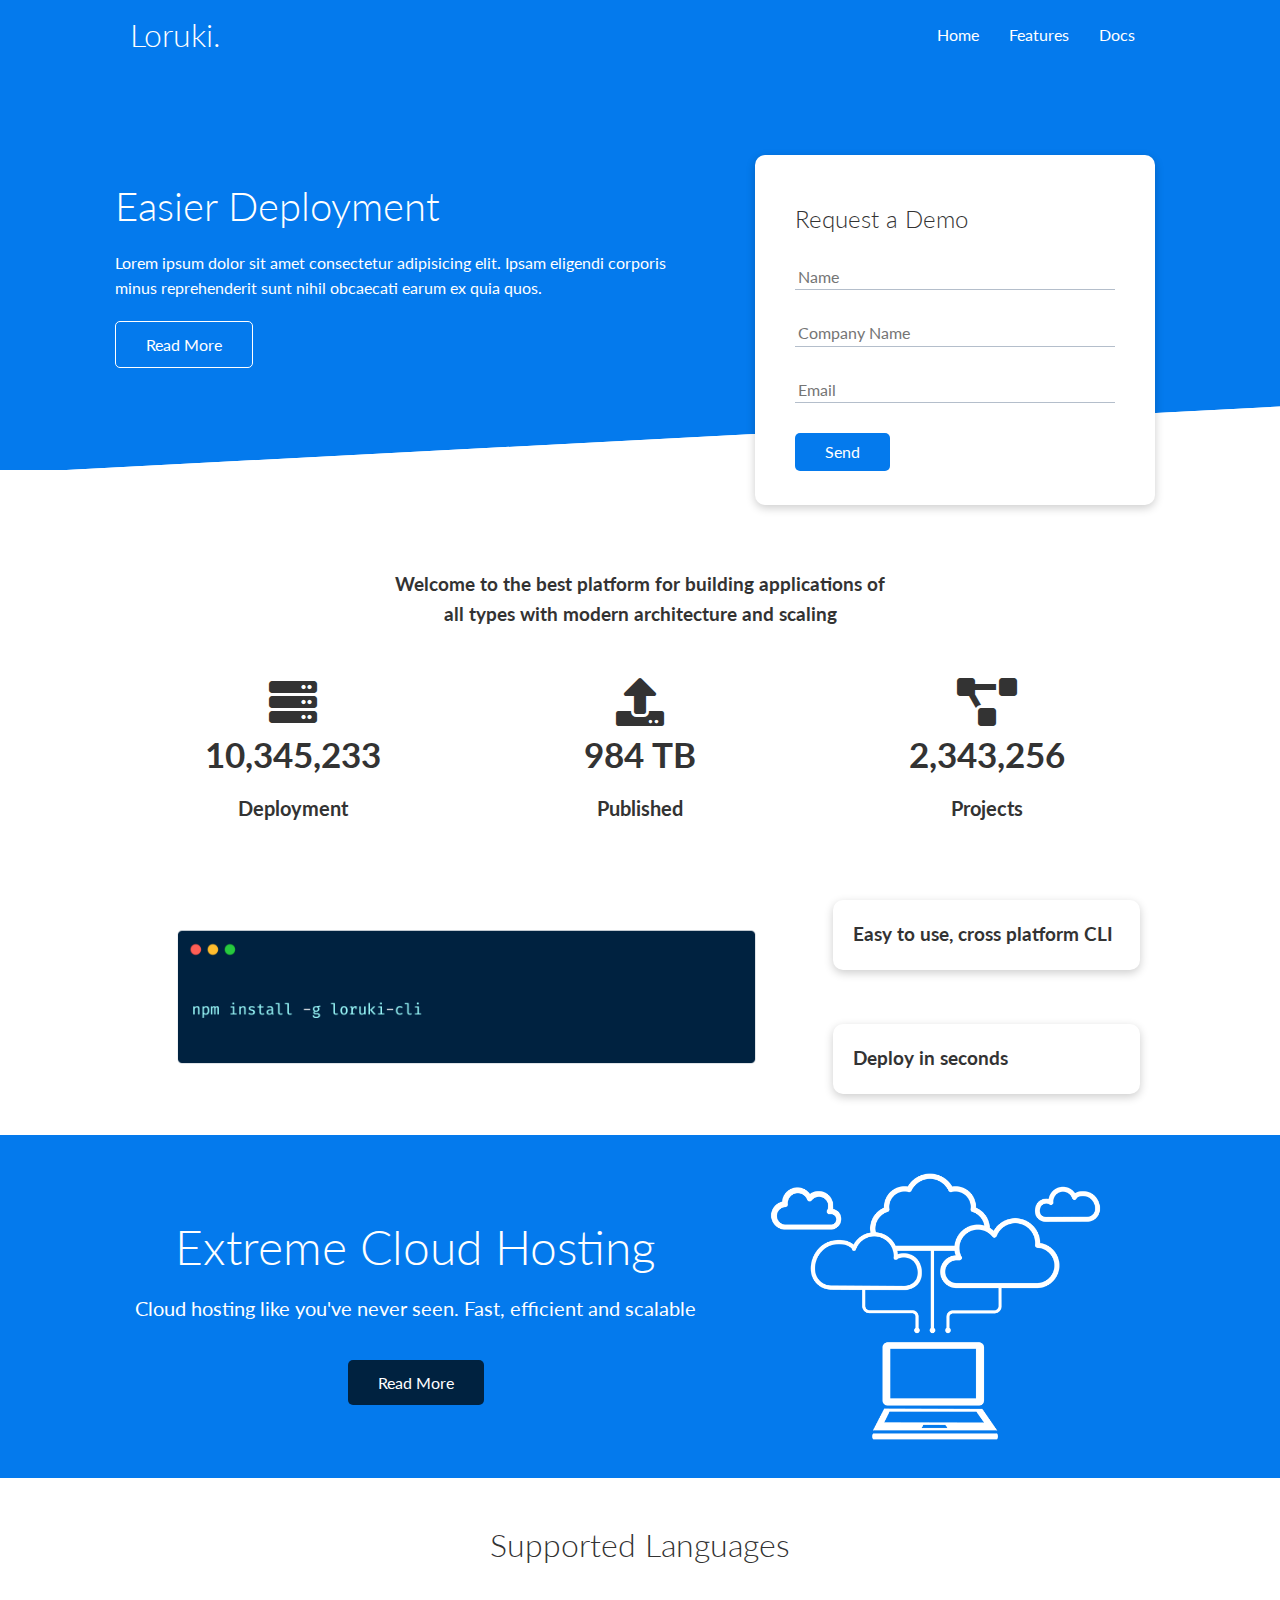
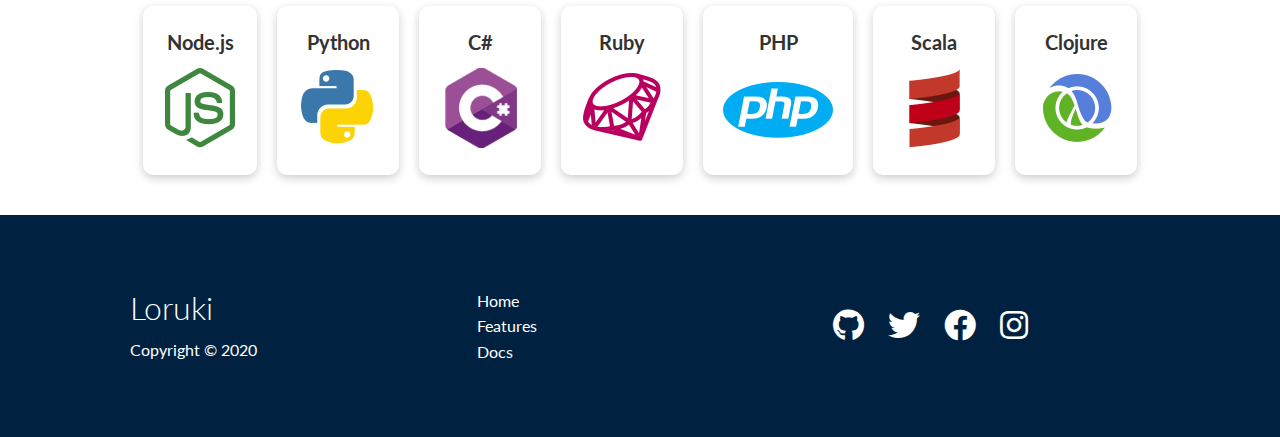
<file: index.html>
<!DOCTYPE html>
<html lang="en">
    <head>
        <meta charset="UTF-8">
        <meta name="viewport" content="width=device-width, initial-scale=1.0">
        <link rel="stylesheet" href="style/normalize.css" />
        <link rel="stylesheet" href="style/all.min.css" />
        <link rel="stylesheet" href="style/utilites.css" />
        <link rel="stylesheet" href="style/style.css" />
        <title>Project-1 / Loruki </title>
    </head>
    <body>
        <!-- start navbar  -->
        <div class="navbar">
            <div class="container flex">
                <h1 class="logo">Loruki.</h1>
                <nav>
                    <ul>
                        <li><a href="index.html">Home</a></li>
                        <li><a href="features.html">Features</a></li>
                        <li><a href="docs.html">Docs</a></li>
                    </ul>
                </nav>
            </div>
        </div>
        <!-- end navbar  -->
        <!-- start showcase  -->
        <section class="showcase">
            <div class="container grid">
                <div class="showcase-text">
                    <h1>Easier Deployment</h1>
                    <p>Lorem ipsum dolor sit amet consectetur adipisicing elit. Ipsam eligendi corporis minus reprehenderit sunt nihil obcaecati earum ex quia quos.</p>
                    <a href="features.html" class="btn btn-outline">Read More</a>
                </div>
                <div class="showcase-form card">
                    <h2>Request a Demo</h2>
                    <form>
                        <div class="form-control">
                            <input type="text" name="name" placeholder="Name" required>
                        </div>
                        <div class="form-control">
                            <input type="text" name="company" placeholder="Company Name" required>
                        </div>
                        <div class="form-control">
                            <input type="email" name="email" placeholder="Email" required>
                        </div>
                        <input type="submit" value="Send" class="btn btn-primary"></input>
                    </form>
                </div>
            </div>
        </section>
        <!-- end showcase  -->
        <!-- start stats -->
        <div class="stats">
            <div class="container">
                <h3 class="stats-heading text-center my-1">Welcome to the best platform for building applications of all types with modern architecture and scaling
                </h3>
                <div class="stats-info grid grid-3 text-center my-4">
                    <div>
                        <i class="fas fa-server fa-3x"></i>
                        <h3>10,345,233</h3>
                        <p class="text-secondary">Deployment</p>
                    </div>
                    <div>
                        <i class="fas fa-upload fa-3x"></i>
                        <h3>984 TB</h3>
                        <p class="text-secondary">Published</p>
                    </div>
                    <div>
                        <i class="fas fa-project-diagram fa-3x"></i>
                        <h3>2,343,256</h3>
                        <p class="text-secondary">Projects</p>
                    </div>
                </div>
            </div>
        </div>
        <!-- end stats -->
        <!-- start cli  -->
        <div class="cli">
            <div class="container grid">
                <img src="images/cli.png" alt="">
                <div class="card">
                    <h3>Easy to use, cross platform CLI</h3>
                </div>
                <div class="card">
                    <h3>Deploy in seconds</h3>
                </div>
            </div>
        </div>
        <!-- end cli  -->
        <!-- start cloud  -->
        <section class="cloud bg-primary my-2 py-2">
            <div class="container grid">
                <div class="info text-center">
                    <h2 class="lg">Extreme Cloud Hosting</h2>
                    <p class="lead my-1">Cloud hosting like you've never seen. Fast, efficient and scalable</p>
                    <a href="features.html" class="btn btn-dark">Read More</a>
                </div>
                <img src="images/cloud.png" alt="">
            </div>
        </section>
        <!-- end cloud  -->
        <!-- start languages  -->
        <section class="lang">
            <div class="container">
                <h2 class="md text-center my-2">
                    Supported Languages
                </h2>
                <div class="flex">
                    <div class="card">
                        <h4>Node.js</h4>
                        <img src="images/logos/node.png" alt="">
                    </div>
                    <div class="card">
                        <h4>Python</h4>
                        <img src="images/logos/python.png" alt="">
                    </div>
                    <div class="card">
                        <h4>C#</h4>
                        <img src="images/logos/csharp.png" alt="">
                    </div>
                    <div class="card">
                        <h4>Ruby</h4>
                        <img src="images/logos/ruby.png" alt="">
                    </div>
                    <div class="card">
                        <h4>PHP</h4>
                        <img src="images/logos/php.png" alt="">
                    </div>
                    <div class="card">
                        <h4>Scala</h4>
                        <img src="images/logos/scala.png" alt="">
                    </div>
                    <div class="card">
                        <h4>Clojure</h4>
                        <img src="images/logos/clojure.png" alt="">
                    </div>
                </div>
            </div>
        </section>
        <!-- end languages  -->
        <!-- start footer  -->
        <footer class="footer bg-dark py-5">
            <div class="container grid grid-3">
                <div>
                    <h1>Loruki</h1>
                    <p>Copyright &copy; 2020</p>
                </div>
                <nav>
                    <ul>
                        <li><a href="index.html">Home</a></li>
                        <li><a href="features.html">Features</a></li>
                        <li><a href="docs.html">Docs</a></li>
                    </ul>
                </nav>
                <div class="social">
                    <a href="#"><i class="fab fa-github fa-2x"></i></a>
                    <a href="#"><i class="fab fa-twitter fa-2x"></i></a>
                    <a href="#"><i class="fab fa-facebook fa-2x"></i></a>
                    <a href="#"><i class="fab fa-instagram fa-2x"></i></a>
                </div>
            </div>
        </footer>



        <!-- end footer  -->
    </body>
</html>
</file>
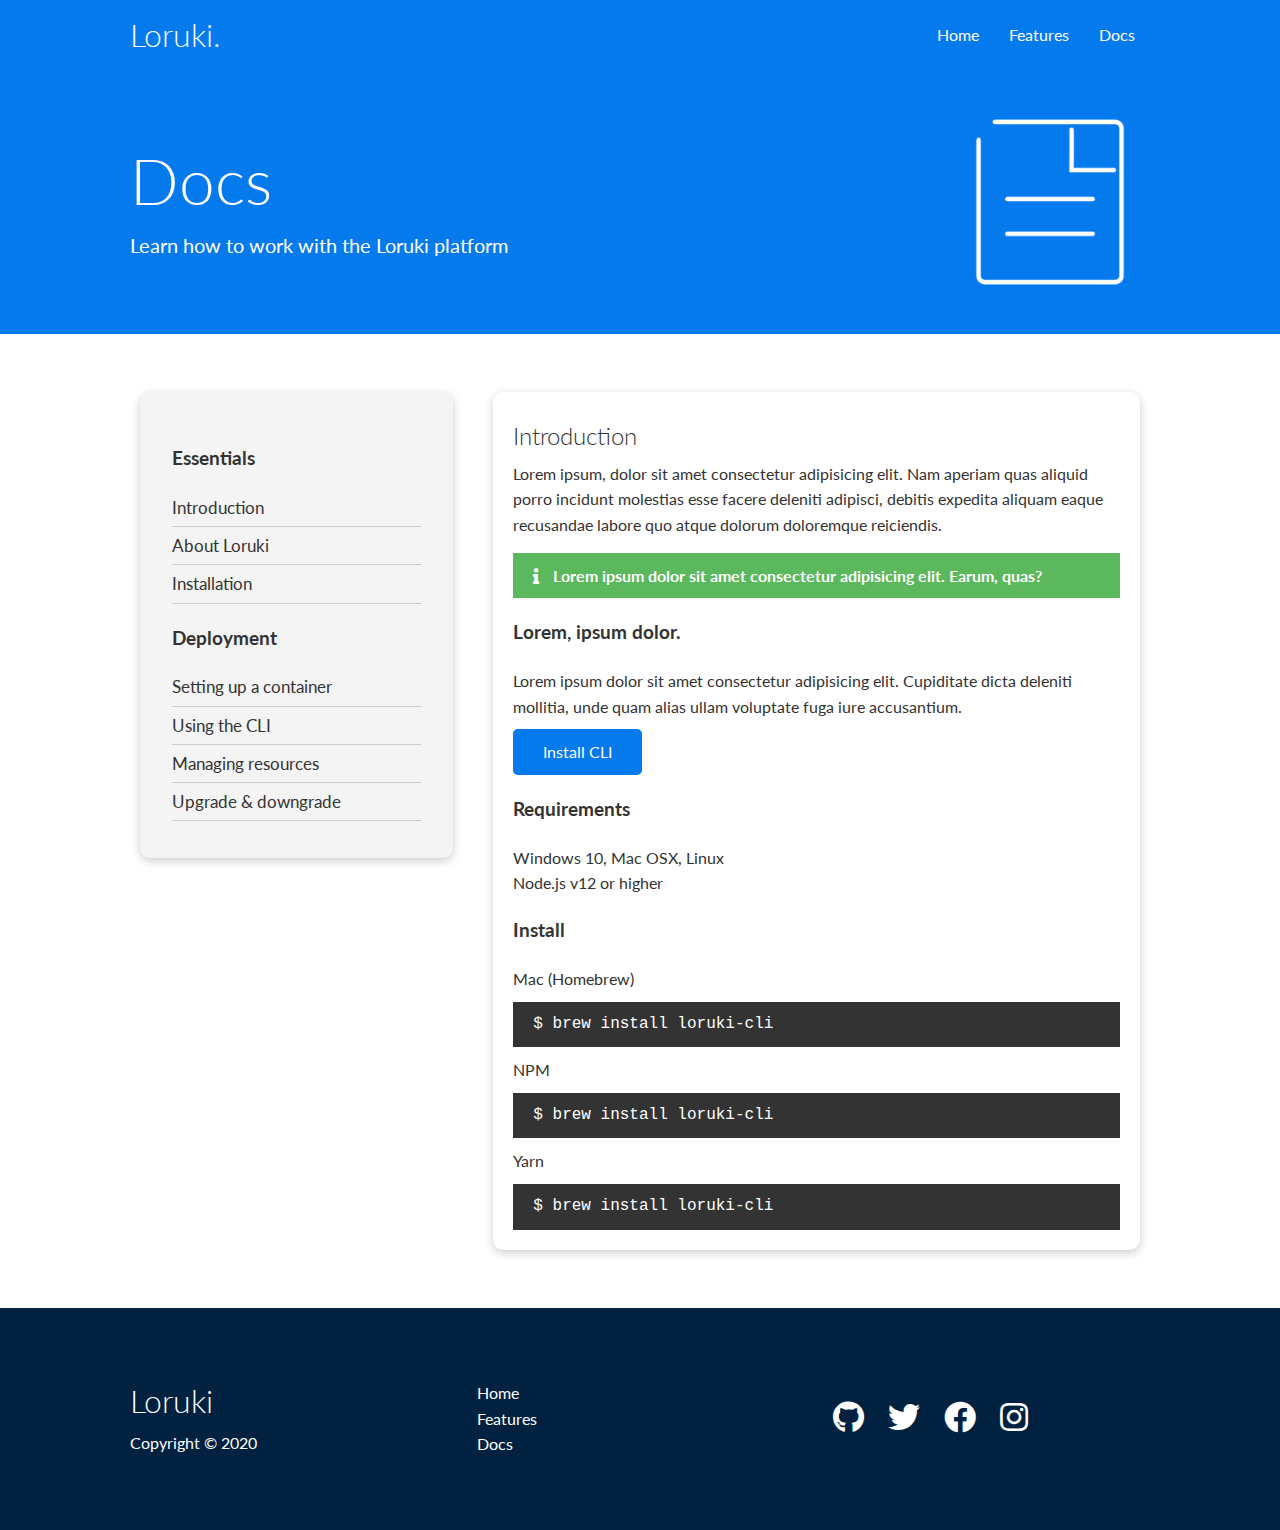
<file: docs.html>
<!DOCTYPE html>
<html lang="en">
    <head>
        <meta charset="UTF-8">
        <meta name="viewport" content="width=device-width, initial-scale=1.0">
        <link rel="stylesheet" href="style/normalize.css" />
        <link rel="stylesheet" href="style/all.min.css" />
        <link rel="stylesheet" href="style/utilites.css" />
        <link rel="stylesheet" href="style/style.css" />
        <title>Project-1 / Loruki </title>
    </head>
    <body>
        <!-- start navbar  -->
        <div class="navbar">
            <div class="container flex">
                <h1 class="logo">Loruki.</h1>
                <nav>
                    <ul>
                        <li><a href="index.html">Home</a></li>
                        <li><a href="features.html">Features</a></li>
                        <li><a href="docs.html">Docs</a></li>
                    </ul>
                </nav>
            </div>
        </div>
        <!-- end navbar  -->
        <!-- start haed  -->
        <section class="docs-head bg-primary py-3">
          <div class="container grid">
              <div class="info-heaed">
                  <h1 class="xl">Docs</h1>
                  <p class="lead">
                    Learn how to work with the Loruki platform
                  </p>              
              </div>
              <img src="images/docs.png" alt="">
          </div>
        </section>
        <!-- end haed  -->
        <!-- start docs main  -->
        <section class="docs-main my-4">
          <div class="container grid">
              <!-- left part -->
              <div class="card bg-light p-3">
                <h3 class="my-2">Essentials</h3>
                <nav>
                  <ul>
                    <li><a href="#">Introduction</a></li>
                    <li><a href="#">About Loruki</a></li>
                    <li><a href="#">Installation</a></li>
                  </ul>
                </nav>
                <h3 class="my-2">Deployment</h3>
                <nav>
                  <ul>
                    <li><a href="#">Setting up a container</a></li>
                    <li><a href="#"> Using the CLI</a></li>
                    <li><a href="#">Managing resources</a></li>
                    <li><a href="#">Upgrade & downgrade</a></li>
                  </ul>
                </nav>
              </div>
              <!-- right part -->
              <div class="card">
                <h2>Introduction</h2>
                <p>Lorem ipsum, dolor sit amet consectetur adipisicing elit. Nam aperiam quas aliquid porro incidunt molestias esse facere deleniti adipisci, debitis expedita aliquam eaque recusandae labore quo atque dolorum doloremque reiciendis.</p>
                <div class="alert alert-success">
                  <i class="fas fa-info"></i> Lorem ipsum dolor sit amet consectetur adipisicing elit. Earum, quas?
                </div>

                <h3>Lorem, ipsum dolor.</h3>
                <p>Lorem ipsum dolor sit amet consectetur adipisicing elit. Cupiditate dicta deleniti mollitia, unde quam alias ullam voluptate fuga iure accusantium.</p>
                <a href="#" class="btn btn-primary">Install CLI</a>

                <h3>Requirements</h3>
                <ul>
                  <li>Windows 10, Mac OSX, Linux</li>
                  <li>Node.js v12 or higher</li>
                </ul>

                <h3>Install</h3>
                <p>Mac (Homebrew)</p>
                <pre><code>$ brew install loruki-cli</code></pre>
                <p>NPM</p>
                <pre><code>$ brew install loruki-cli</code></pre>
                <p>Yarn</p>
                <pre><code>$ brew install loruki-cli</code></pre>

              </div>
          </div>
        </section>
        <!-- end docs main  -->

        <!-- start footer  -->
        <footer class="footer bg-dark py-5">
          <div class="container grid grid-3">
              <div>
                  <h1>Loruki</h1>
                  <p>Copyright &copy; 2020</p>
              </div>
              <nav>
                  <ul>
                      <li><a href="index.html">Home</a></li>
                      <li><a href="features.html">Features</a></li>
                      <li><a href="docs.html">Docs</a></li>
                  </ul>
              </nav>
              <div class="social">
                  <a href="#"><i class="fab fa-github fa-2x"></i></a>
                  <a href="#"><i class="fab fa-twitter fa-2x"></i></a>
                  <a href="#"><i class="fab fa-facebook fa-2x"></i></a>
                  <a href="#"><i class="fab fa-instagram fa-2x"></i></a>
              </div>
          </div>
        </footer>
        <!-- end footer  -->
    </body>
</html>
</file>
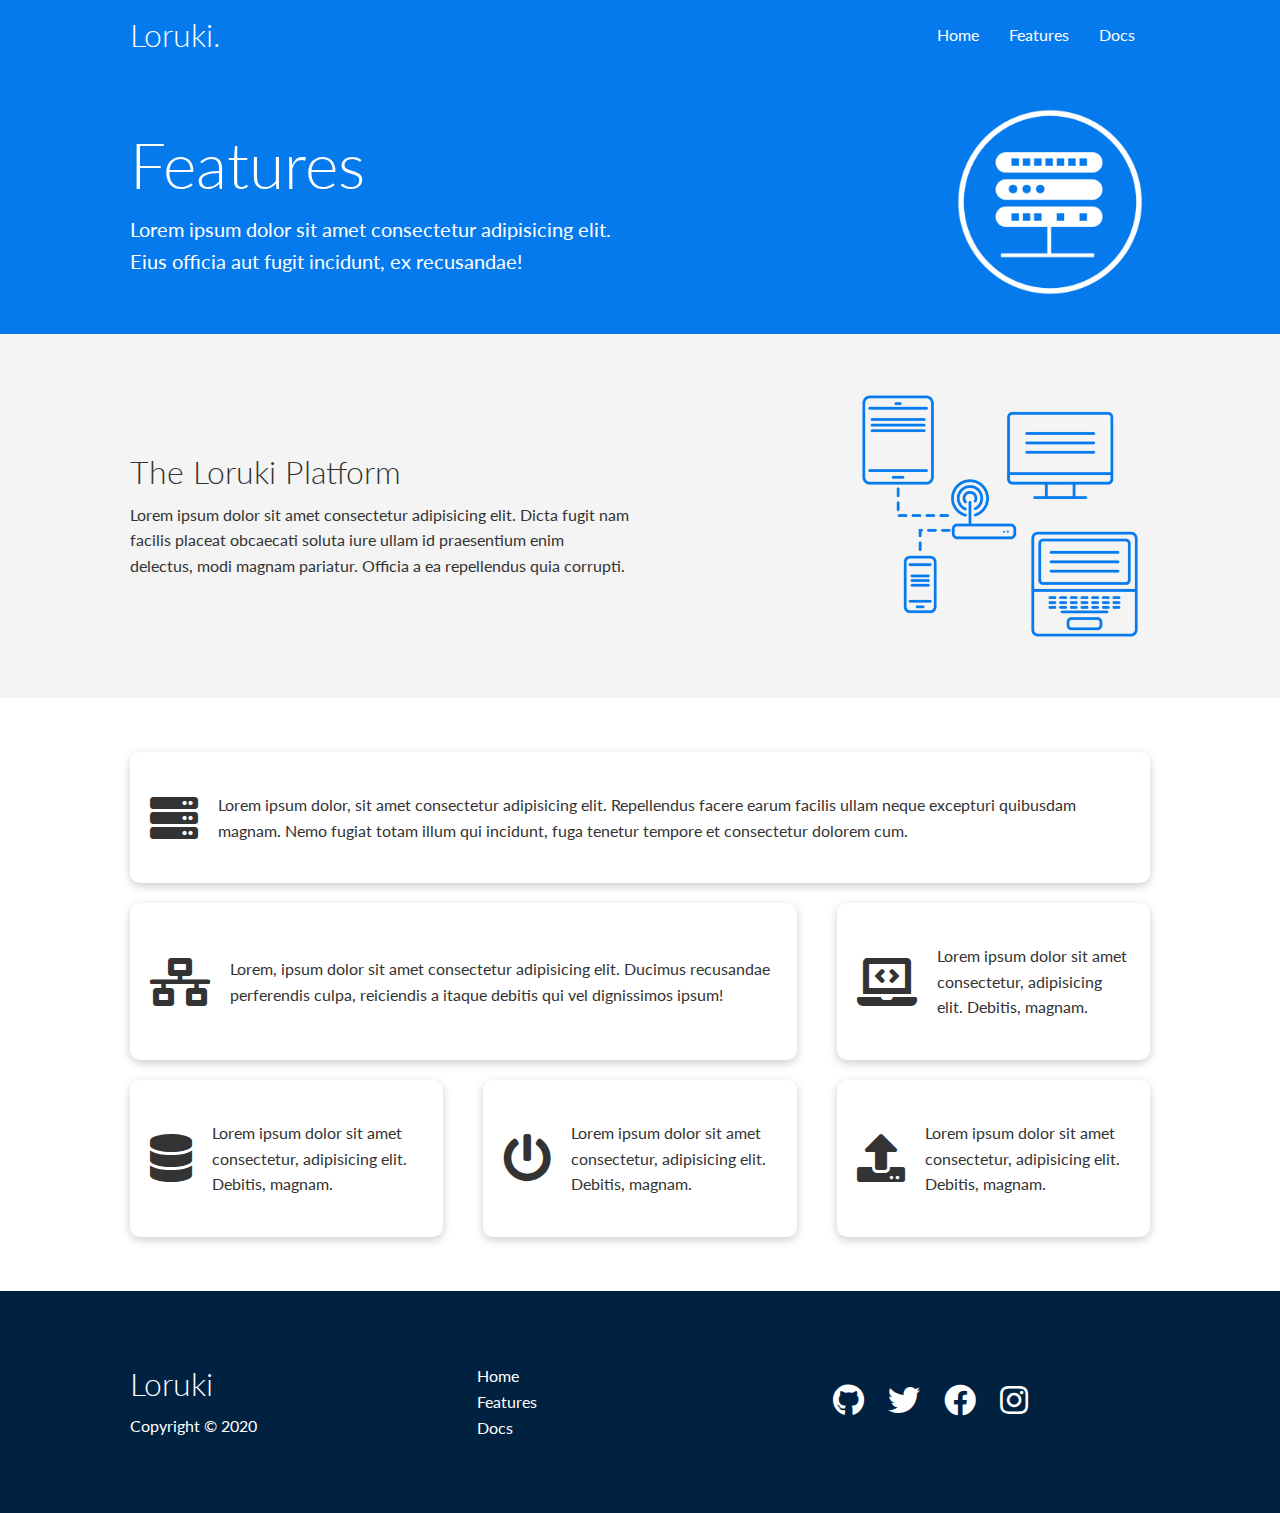
<file: features.html>
<!DOCTYPE html>
<html lang="en">
    <head>
        <meta charset="UTF-8">
        <meta name="viewport" content="width=device-width, initial-scale=1.0">
        <link rel="stylesheet" href="style/normalize.css" />
        <link rel="stylesheet" href="style/all.min.css" />
        <link rel="stylesheet" href="style/utilites.css" />
        <link rel="stylesheet" href="style/style.css" />
        <title>Project-1 / Loruki </title>
    </head>
    <body>
        <!-- start navbar  -->
        <div class="navbar">
            <div class="container flex">
                <h1 class="logo">Loruki.</h1>
                <nav>
                    <ul>
                        <li><a href="index.html">Home</a></li>
                        <li><a href="features.html">Features</a></li>
                        <li><a href="docs.html">Docs</a></li>
                    </ul>
                </nav>
            </div>
        </div>
        <!-- end navbar  -->
        <!-- start haed  -->
        <section class="features-head bg-primary py-3">
            <div class="container grid">
                <div class="info-heaed">
                    <h1 class="xl">Features</h1>
                    <p class="lead">Lorem ipsum dolor sit amet consectetur adipisicing elit. Eius officia aut fugit incidunt, ex recusandae!</p>
                </div>
                <img src="images/server.png" alt="">
            </div>
        </section>
        <!-- end haed  -->
        <!-- start sub-head  -->
        <section class="features-sub-head bg-light py-3">
            <div class="container grid">
                <div class="info-heaed">
                    <h1 class="md">The Loruki Platform</h1>
                    <p>Lorem ipsum dolor sit amet consectetur adipisicing elit. Dicta fugit nam facilis placeat obcaecati soluta iure ullam id praesentium enim delectus, modi magnam pariatur. Officia a ea repellendus quia corrupti.</p>
                </div>
                <img src="images/server2.png" alt="">
            </div>
        </section>
        <!-- end sub-head  -->
        <!-- start feat-main  -->
        <div class="feat-main my-2">
            <div class="container grid grid-3">
                <div class="card flex">
                    <i class="fas fa-server fa-3x"></i>
                    <p>Lorem ipsum dolor, sit amet consectetur adipisicing elit. Repellendus facere earum facilis ullam neque excepturi quibusdam magnam. Nemo fugiat totam illum qui incidunt, fuga tenetur tempore et consectetur dolorem cum.</p>
                </div>
                <div class="card flex">
                    <i class="fas fa-network-wired fa-3x"></i>
                    <p>
                        Lorem, ipsum dolor sit amet consectetur adipisicing elit. Ducimus
                        recusandae perferendis culpa, reiciendis a itaque debitis qui vel
                        dignissimos ipsum!
                    </p>
                </div>
                <div class="card flex">
                    <i class="fas fa-laptop-code fa-3x"></i>
                    <p>
                        Lorem ipsum dolor sit amet consectetur, adipisicing elit. Debitis,
                        magnam.
                    </p>
                </div>
                <div class="card flex">
                    <i class="fas fa-database fa-3x"></i>
                    <p>
                        Lorem ipsum dolor sit amet consectetur, adipisicing elit. Debitis,
                        magnam.
                    </p>
                </div>
                <div class="card flex">
                    <i class="fas fa-power-off fa-3x"></i>
                    <p>
                        Lorem ipsum dolor sit amet consectetur, adipisicing elit. Debitis,
                        magnam.
                    </p>
                </div>
                <div class="card flex">
                    <i class="fas fa-upload fa-3x"></i>
                    <p>
                        Lorem ipsum dolor sit amet consectetur, adipisicing elit. Debitis,
                        magnam.
                    </p>
                </div>
            </div>
        </div>
        <!-- end feat-main  -->
        <!-- start footer  -->
        <footer class="footer bg-dark py-5">
            <div class="container grid grid-3">
                <div>
                    <h1>Loruki</h1>
                    <p>Copyright &copy; 2020</p>
                </div>
                <nav>
                    <ul>
                        <li><a href="index.html">Home</a></li>
                        <li><a href="features.html">Features</a></li>
                        <li><a href="docs.html">Docs</a></li>
                    </ul>
                </nav>
                <div class="social">
                    <a href="#"><i class="fab fa-github fa-2x"></i></a>
                    <a href="#"><i class="fab fa-twitter fa-2x"></i></a>
                    <a href="#"><i class="fab fa-facebook fa-2x"></i></a>
                    <a href="#"><i class="fab fa-instagram fa-2x"></i></a>
                </div>
            </div>
        </footer>
        <!-- end footer  -->

    </body>
</html>
</file>
<file: style/utilites.css>
/* start global  *****/
:root {
  --main-color: #047aed;
  --secondary-color: #1c3fa8;
  --dark-color: #002240;
  --light-color: #f4f4f4;
  --success-color: #5cb85c;
  --error-color: #d9534f;
}
* {
  padding: 0;
  margin: 0;
  box-sizing: border-box;
}
body {
  font-family: "Lato", sans-serif;
  color: #333;
  line-height: 1.6;
}
.container {
  max-width: 1100px;
  margin: 0 auto;
  overflow: auto;
  padding: 0 40px;
}
.flex {
  display: flex;
  justify-content: center;
  align-items: center;
  height: 100%;
}
.grid {
  display: grid;
  grid-template-columns: repeat(2, 1fr);
  gap: 20px;
  justify-content: center;
  align-items: center;
  height: 100%;
}
.grid-3 {
  grid-template-columns: repeat(3, 1fr);
}
.card {
  background-color: #fff;
  color: #333;
  border-radius: 10px;
  -webkit-border-radius: 10px;
  -moz-border-radius: 10px;
  -ms-border-radius: 10px;
  -o-border-radius: 10px;
  box-shadow: 0 3px 10px rgba(0, 0, 0, 0.2);
  padding: 20px;
  margin: 10px;
}
.btn {
  display: inline-block;
  background-color: var(--main-color);
  color: #fff;
  padding: 10px 30px;
  cursor: pointer;
  border: none;
  border-radius: 5px;
  -webkit-border-radius: 5px;
  -moz-border-radius: 5px;
  -ms-border-radius: 5px;
  -o-border-radius: 5px;
  transition: all 0.3s ease-out;
  -webkit-transition: all 0.3s ease-out;
  -moz-transition: all 0.3s ease-out;
  -ms-transition: all 0.3s ease-out;
  -o-transition: all 0.3s ease-out;
}
.btn:hover {
  background-color: #fff;
  color: var(--main-color);
  transform: scale(0.98);
  -webkit-transform: scale(0.98);
  -moz-transform: scale(0.98);
  -ms-transform: scale(0.98);
  -o-transform: scale(0.98);
}
.btn-outline {
  background-color: transparent;
  border: 1px solid #fff;
}
/* background  */
.bg-primary,
.btn-primary {
  background-color: var(--main-color);
  color: #fff;
}
.bg-secondary,
.btn-secondary {
  background-color: var(--secondary-color);
  color: #fff;
}
.bg-dark,
.btn-dark {
  background-color: var(--dark-color);
  color: #fff;
}
.bg-light,
.btn-light {
  background-color: var(--light-color);
  color: #333;
}
.bg-primary a,
.btn-primary a,
.bg-secondary a,
.btn-secondary a,
.bg-dark a,
.btn-dark a {
  color: #fff;
}
/* background  */
/* html  */
/* text  */
.text-center {
  text-align: center;
}
.lead {
  font-size: 20px;
}
.sm {
  font-size: 1rem;
}
.md {
  font-size: 2rem;
}
.lg {
  font-size: 3rem;
}
.xl {
  font-size: 4rem;
}
/* text  */
/* alert  */
.alert {
  background-color: var(--light-color);
  padding: 10px 20px;
  font-weight: bold;
  margin: 15px 0;
}
.alert i {
  margin-right: 10px;
}
.alert-success {
  background-color: var(--success-color);
  color: #fff;
}
.alert-error {
  background-color: var(--error-color);
  color: #fff;
}

/* alert  */
a {
  text-decoration: none;
  color: #333;
}
ul {
  list-style: none;
}
h1,
h2 {
  font-weight: 300;
  line-height: 1.2;
  margin: 10px 0;
}
p {
  margin: 10px 0;
}
img {
  width: 100%;
}
code,
pre {
  background-color: #333;
  color: #fff;
  padding: 10px;
}
/* html  */
/* margin  */
.my-1 {
  margin: 1rem 0;
}
.my-2 {
  margin: 1.5rem 0;
}
.my-3 {
  margin: 2rem 0;
}
.my-4 {
  margin: 3rem 0;
}
.my-5 {
  margin: 4rem 0;
}
.m-1 {
  margin: 1rem;
}
.m-2 {
  margin: 1.5rem;
}
.m-3 {
  margin: 2rem;
}
.m-4 {
  margin: 3rem;
}
.m-5 {
  margin: 4rem;
}
/* margin  */
/* padding  */
.py-1 {
  padding: 1rem 0;
}
.py-2 {
  padding: 1.5rem 0;
}
.py-3 {
  padding: 2rem 0;
}
.py-4 {
  padding: 3rem 0;
}
.py-5 {
  padding: 4rem 0;
}
.p-1 {
  padding: 1rem;
}
.p-2 {
  padding: 1.5rem;
}
.p-3 {
  padding: 2rem;
}
.p-4 {
  padding: 3rem;
}
.p-5 {
  padding: 4rem;
}
/* padding  */
</file>
<file: style/style.css>
/* font  */
@import url("https://fonts.googleapis.com/css2?family=Lato:wght@300;700&display=swap");
/* font  */
/* start navbar  */
.navbar {
  background-color: var(--main-color);
  color: #fff;
  height: 70px;
}
.navbar .flex {
  justify-content: space-between;
}
.navbar nav ul {
  display: flex;
}
.navbar nav ul a {
  color: #fff;
  padding: 10px;
  margin: 0 5px;
}
.navbar nav ul a:hover {
  border-bottom: 2px solid #fff;
}
/* start navbar  */
/* start showcase */
.showcase {
  height: 400px;
  background-color: var(--main-color);
  color: #fff;
  position: relative;
}
.showcase::after,
.showcase::before {
  content: "";
  position: absolute;
  height: 100px;
  width: 100%;
  bottom: -70px;
  background-color: #fff;
  transform: skewY(-3deg);
  -webkit-transform: skewY(-3deg);
  -moz-transform: skewY(-3deg);
  -ms-transform: skewY(-3deg);
  -o-transform: skewY(-3deg);
}
.showcase .grid {
  grid-template-columns: 55% 45%;
  gap: 30px;
  overflow: visible;
}
.showcase-text {
  animation: slid-from-left 1s ease-in;
  -webkit-animation: slid-from-left 1s ease-in;
}
.showcase .showcase-text h1 {
  font-size: 40px;
}
.showcase .showcase-text p {
  margin: 20px 0;
}
.showcase .showcase-form {
  justify-self: flex-end;
  position: relative;
  top: 60px;
  height: 350px;
  width: 400px;
  padding: 40px;
  z-index: 10;
  animation: slid-from-right 1s ease-in;
  -webkit-animation: slid-from-right 1s ease-in;
}
.showcase .showcase-form .form-control {
  margin: 30px 0;
}
.showcase .showcase-form input[type="text"],
.showcase .showcase-form input[type="email"] {
  border: 0;
  border-bottom: 1px solid #b4becb;
  width: 100%;
  padding: 3px;
  font-size: 16px;
}
.showcase .showcase-form input:focus {
  outline: none;
}
/* end showcase */
/* start stats */
.stats {
  padding-top: 100px;
  animation: slid-from-bottom 1s ease-in;
  -webkit-animation: slid-from-bottom 1s ease-in;
}
.stats .stats-heading {
  max-width: 500px;
  margin: auto;
}
.stats .stats-info h3 {
  font-size: 35px;
}
.stats .stats-info p {
  font-size: 20px;
  font-weight: bold;
}
/* end stats */
/* start cli */
.cli .grid {
  grid-template-columns: repeat(3, 1fr);
  grid-template-rows: repeat(2, 1fr);
}
.cli .grid > *:first-child {
  grid-column: 1 / span 2;
  grid-row: 1 / span 2;
}
/* end cli */
/* start cloud  */
.cloud .grid {
  grid-template-columns: 4fr 3fr;
}
.cloud .info .btn {
  margin-top: 20px;
}
/* end cloud  */
/* start languages  */
.lang .flex {
  flex-wrap: wrap !important;
}
.lang .card {
  text-align: center;
  margin: 18px 10px 40px;
  transition: transform 0.3s ease-out;
  -webkit-transition: transform 0.3s ease-out;
  -moz-transition: transform 0.3s ease-out;
  -ms-transition: transform 0.3s ease-out;
  -o-transition: transform 0.3s ease-out;
}
.lang .card h4 {
  font-size: 20px;
  margin-bottom: 10px;
}
.lang .card:hover {
  transform: translateY(-15px);
  -webkit-transform: translateY(-15px);
  -moz-transform: translateY(-15px);
  -ms-transform: translateY(-15px);
  -o-transform: translateY(-15px);
}
/* end languages  */
/* start footer  */
.footer .social a {
  margin: 0 10px;
}
/* end footer  */
/* start features  */
.features-head img,
.docs-head img {
  width: 200px;
  justify-self: flex-end;
}
/* sub-head  */
.features-sub-head img {
  width: 300px;
  justify-self: flex-end;
}
/* sub-head  */
/* feat-main  */
.feat-main .card i {
  margin-right: 20px;
}
.feat-main .grid {
  padding: 30px;
}
.feat-main .grid > *:first-child {
  grid-column: 1 / span 3;
}
.feat-main .grid > *:nth-child(2) {
  grid-column: 1 / span 2;
}
/* feat-main  */
/* end features  */
/* start docs  */
.docs-main h3 {
  margin: 20px 0;
}
.docs-main .grid {
  grid-template-columns: 1fr 2fr;
  align-items: flex-start;
}
.docs-main nav li {
  font-size: 17px;
  margin-bottom: 5px;
  padding-bottom: 5px;
  border-bottom: 1px #ccc solid;
}
/* end docs  */
/* Animations  */
@keyframes slid-from-left {
  0% {
    transform: translateX(-100%);
    -webkit-transform: translateX(-100%);
    -moz-transform: translateX(-100%);
    -ms-transform: translateX(-100%);
    -o-transform: translateX(-100%);
  }
  100% {
    transform: translateX(0);
    -webkit-transform: translateX(0);
    -moz-transform: translateX(0);
    -ms-transform: translateX(0);
    -o-transform: translateX(0);
  }
}
@keyframes slid-from-right {
  0% {
    transform: translateX(100%);
    -webkit-transform: translateX(100%);
    -moz-transform: translateX(100%);
    -ms-transform: translateX(100%);
    -o-transform: translateX(100%);
  }
  100% {
    transform: translateX(0);
    -webkit-transform: translateX(0);
    -moz-transform: translateX(0);
    -ms-transform: translateX(0);
    -o-transform: translateX(0);
  }
}
@keyframes slid-from-top {
  0% {
    transform: translateY(-100%);
    -webkit-transform: translateY(-100%);
    -moz-transform: translateY(-100%);
    -ms-transform: translateY(-100%);
    -o-transform: translateY(-100%);
  }
  100% {
    transform: translateX(0);
    -webkit-transform: translateX(0);
    -moz-transform: translateX(0);
    -ms-transform: translateX(0);
    -o-transform: translateX(0);
  }
}
@keyframes slid-from-bottom {
  0% {
    transform: translateY(100%);
    -webkit-transform: translateY(100%);
    -moz-transform: translateY(100%);
    -ms-transform: translateY(100%);
    -o-transform: translateY(100%);
  }
  100% {
    transform: translateX(0);
    -webkit-transform: translateX(0);
    -moz-transform: translateX(0);
    -ms-transform: translateX(0);
    -o-transform: translateX(0);
  }
}
/* Animations  */

/* start media */
/* Taplats and under  */
@media (max-width: 768px) {
  .grid,
  .showcase .grid,
  .stats .grid,
  .cli .grid,
  .cloud .grid,
  .feat-main .grid,
  .docs-main {
    grid-template-columns: 1fr;
    grid-template-rows: 1fr;
  }
  .showcase {
    height: auto;
  }
  .showcase-text {
    text-align: center;
    margin-top: 40px;
    animation: slid-from-top 1s ease-in;
    -webkit-animation: slid-from-top 1s ease-in;
  }
  .showcase .showcase-form {
    justify-self: center;
    margin: auto;
    animation: slid-from-bottom 1s ease-in;
    -webkit-animation: slid-from-bottom 1s ease-in;
  }
  .cli .grid > *:first-child {
    grid-column: 1;
    grid-row: 1;
  }
  .features-head,
  .features-sub-head,
  .docs-head {
    text-align: center;
  }
  .features-head img,
  .features-sub-head img,
  .docs-head img {
    justify-self: center;
  }
  .feat-main .grid > *:first-child,
  .feat-main .grid > *:nth-child(2) {
    grid-column: 1;
  }
  .docs-main .grid {
    grid-template-columns: 1fr;
  }
}
/* Taplats and under  */
/* Mobile  */
@media (max-width: 500px) {
  .navbar {
    height: 110px;
  }
  .navbar .flex {
    flex-direction: column;
  }
  .navbar ul {
    padding: 10px;
    background: rgba(0, 0, 0, 0.1);
  }
  .showcase {
    overflow: hidden;
  }
  .showcase .showcase-form {
    height: 400px;
  }
}
/* Mobile  */
/* end media */
</file>
